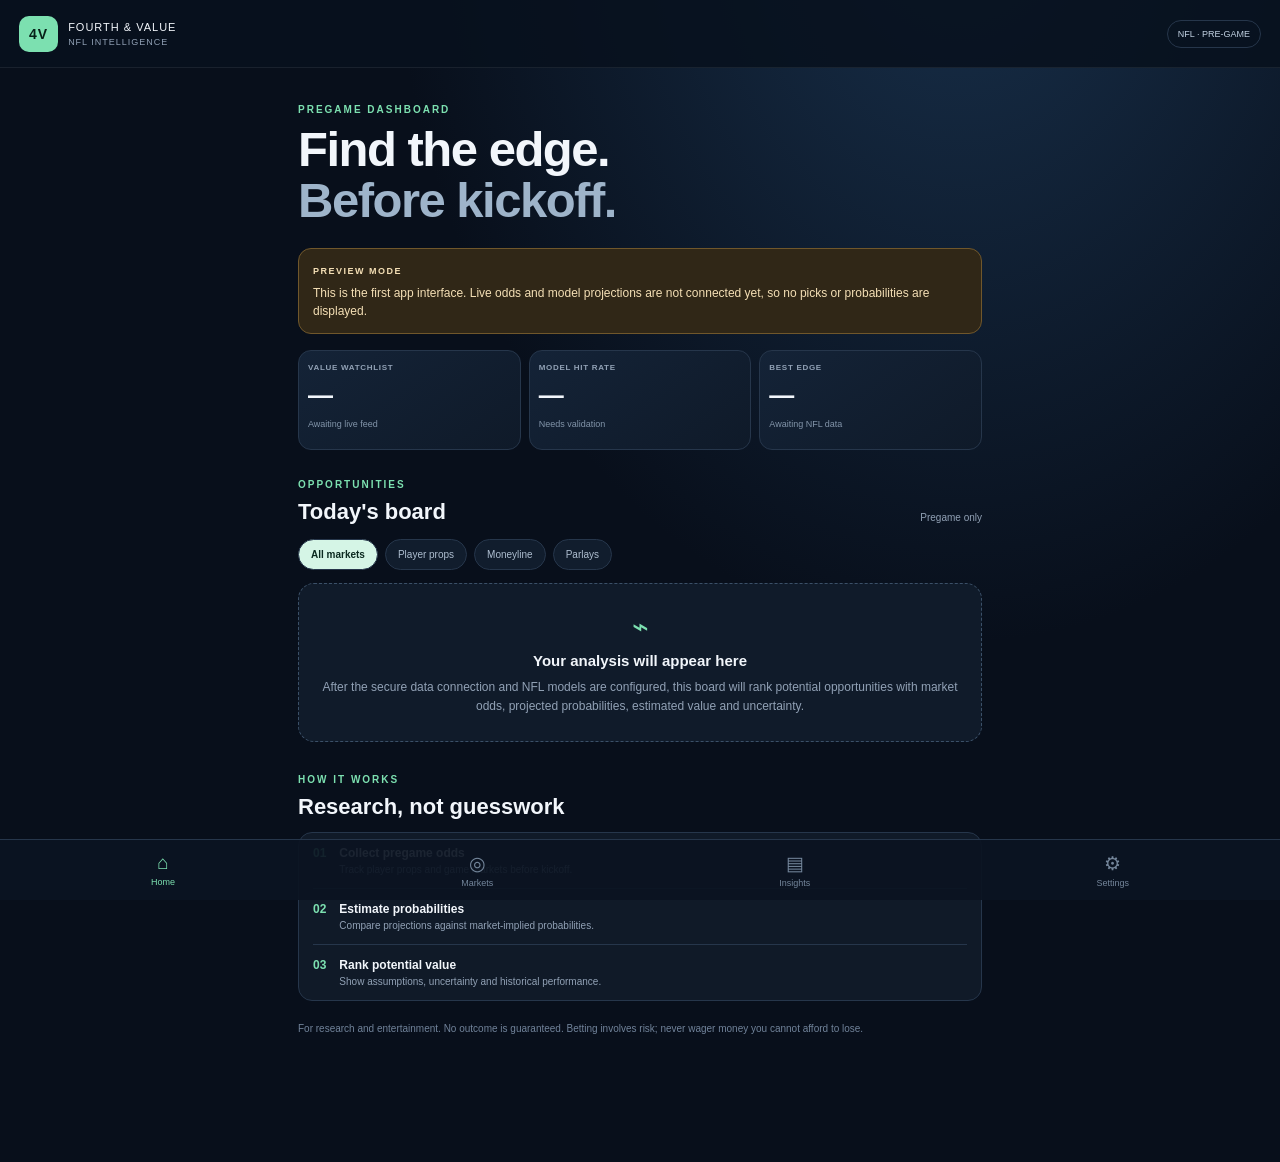
<file: index.html>
<!doctype html><html lang="en"><head><meta charset="utf-8"><meta name="viewport" content="width=device-width,initial-scale=1,viewport-fit=cover"><meta name="theme-color" content="#0b1220"><link rel="manifest" href="manifest.webmanifest"><link rel="apple-touch-icon" href="icons/icon-192.png"><link rel="stylesheet" href="styles.css"><title>Fourth & Value</title></head><body><header><div class="brand"><b>4V</b><span>FOURTH & VALUE<small>NFL INTELLIGENCE</small></span></div><span class="pill">NFL · PRE-GAME</span></header><main><p class="eyebrow">PREGAME DASHBOARD</p><h1>Find the edge.<br><em>Before kickoff.</em></h1><div class="notice"><b>PREVIEW MODE</b><p>This is the first app interface. Live odds and model projections are not connected yet, so no picks or probabilities are displayed.</p></div><div class="stats"><article><small>VALUE WATCHLIST</small><strong>—</strong><span>Awaiting live feed</span></article><article><small>MODEL HIT RATE</small><strong>—</strong><span>Needs validation</span></article><article><small>BEST EDGE</small><strong>—</strong><span>Awaiting NFL data</span></article></div><div class="heading"><div><p class="eyebrow">OPPORTUNITIES</p><h2>Today's board</h2></div><small>Pregame only</small></div><div class="filters"><button class="active">All markets</button><button>Player props</button><button>Moneyline</button><button>Parlays</button></div><section class="empty"><div>⌁</div><h3>Your analysis will appear here</h3><p>After the secure data connection and NFL models are configured, this board will rank potential opportunities with market odds, projected probabilities, estimated value and uncertainty.</p></section><p class="eyebrow lower">HOW IT WORKS</p><h2>Research, not guesswork</h2><section class="steps"><p><b>01</b><span><strong>Collect pregame odds</strong><small>Track player props and game markets before kickoff.</small></span></p><p><b>02</b><span><strong>Estimate probabilities</strong><small>Compare projections against market-implied probabilities.</small></span></p><p><b>03</b><span><strong>Rank potential value</strong><small>Show assumptions, uncertainty and historical performance.</small></span></p></section><p class="disclaimer">For research and entertainment. No outcome is guaranteed. Betting involves risk; never wager money you cannot afford to lose.</p></main><nav><a class="selected">⌂<small>Home</small></a><a>◎<small>Markets</small></a><a>▤<small>Insights</small></a><a href="settings.html">⚙<small>Settings</small></a></nav><script src="app.js"></script></body></html>
</file>
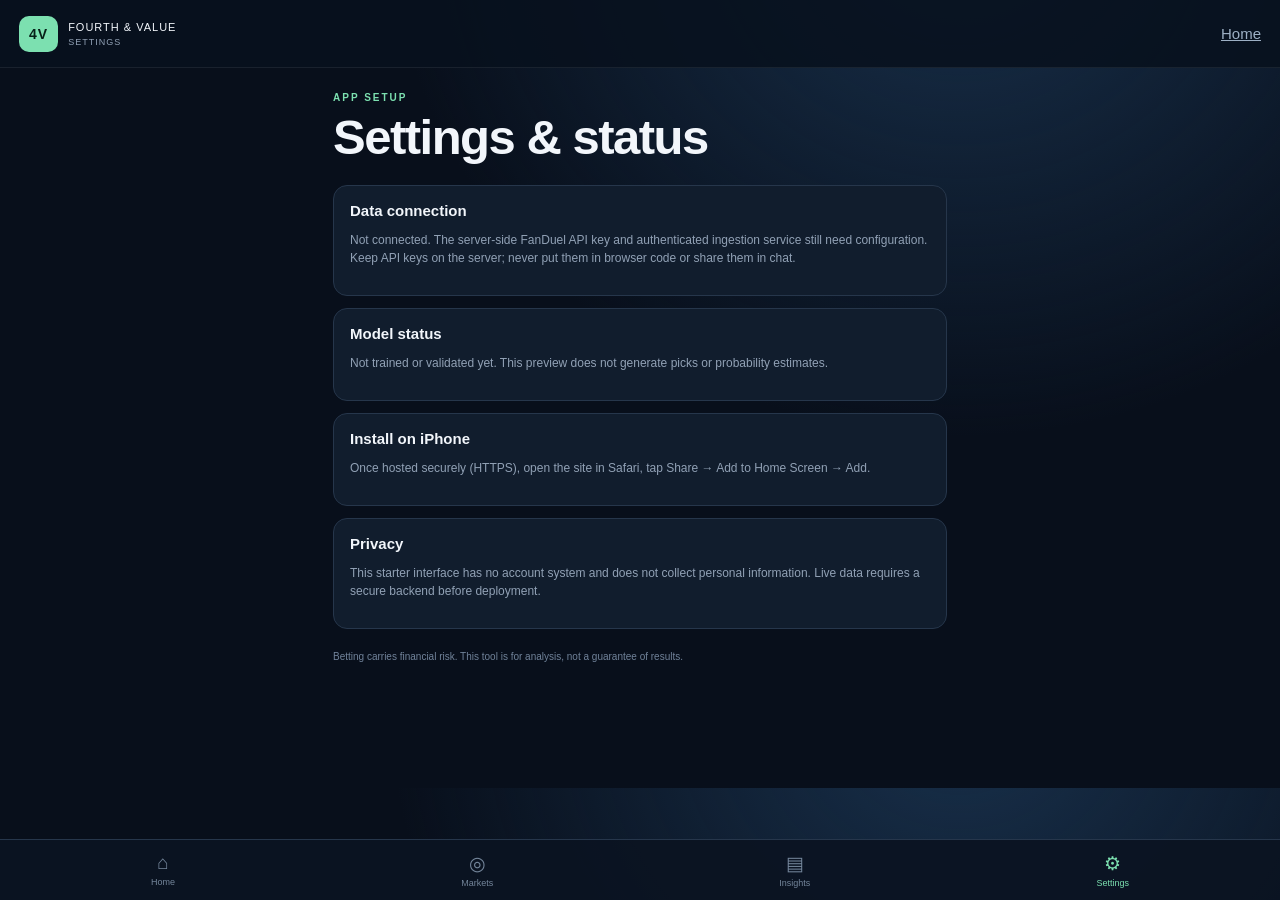
<file: settings.html>
<!doctype html><html lang="en"><head><meta charset="utf-8"><meta name="viewport" content="width=device-width,initial-scale=1"><meta name="theme-color" content="#0b1220"><link rel="manifest" href="manifest.webmanifest"><link rel="stylesheet" href="styles.css"><title>Settings · Fourth & Value</title></head><body><header><div class="brand"><b>4V</b><span>FOURTH & VALUE<small>SETTINGS</small></span></div><a href="index.html" style="color:#9db0c5">Home</a></header><main class="settings"><p class="eyebrow">APP SETUP</p><h1>Settings & status</h1><div class="card"><b>Data connection</b><p>Not connected. The server-side FanDuel API key and authenticated ingestion service still need configuration. Keep API keys on the server; never put them in browser code or share them in chat.</p></div><div class="card"><b>Model status</b><p>Not trained or validated yet. This preview does not generate picks or probability estimates.</p></div><div class="card"><b>Install on iPhone</b><p>Once hosted securely (HTTPS), open the site in Safari, tap Share → Add to Home Screen → Add.</p></div><div class="card"><b>Privacy</b><p>This starter interface has no account system and does not collect personal information. Live data requires a secure backend before deployment.</p></div><p class="disclaimer">Betting carries financial risk. This tool is for analysis, not a guarantee of results.</p></main><nav><a href="index.html">⌂<small>Home</small></a><a>◎<small>Markets</small></a><a>▤<small>Insights</small></a><a class="selected" href="settings.html">⚙<small>Settings</small></a></nav></body></html>
</file>
<file: styles.css>
:root{color-scheme:dark;--bg:#080f1b;--panel:#111d2d;--line:#26364b;--text:#f2f6fb;--muted:#91a1b5;--green:#7ce0b0}*{box-sizing:border-box}body{margin:0;background:radial-gradient(ellipse at 75% -10%,#18304b 0,transparent 42%),var(--bg);color:var(--text);font:15px -apple-system,BlinkMacSystemFont,"Segoe UI",sans-serif;padding-bottom:90px}header{height:68px;display:flex;align-items:center;justify-content:space-between;padding:0 19px;border-bottom:1px solid #ffffff12;background:#08111ddd}.brand{display:flex;align-items:center;gap:10px;font-size:11px;letter-spacing:1px}.brand b{background:var(--green);color:#082018;padding:10px;border-radius:10px;font-size:14px}.brand small{display:block;color:var(--muted);font-size:9px;margin-top:4px}.pill{border:1px solid var(--line);border-radius:30px;padding:8px 10px;font-size:9px;color:#c1d1e2}main{max-width:720px;margin:auto;padding:26px 18px}.eyebrow{font-size:10px;letter-spacing:2px;color:var(--green);font-weight:800;margin:0 0 9px}h1{font-size:39px;line-height:1.04;letter-spacing:-1.5px;margin:0 0 22px}h1 em{font-style:normal;color:#9eb4ca}.notice{background:#302717;border:1px solid #70572b;border-radius:13px;padding:13px 14px;color:#f4dfb5;font-size:12px;line-height:1.45}.notice b{font-size:9px;letter-spacing:1.5px}.notice p{margin:6px 0 0}.stats{display:grid;grid-template-columns:repeat(3,1fr);gap:8px;margin:16px 0 29px}.stats article{background:linear-gradient(145deg,#142337,#0f1a29);border:1px solid var(--line);border-radius:13px;padding:12px 9px;min-height:100px}.stats small{display:block;color:var(--muted);font-size:8px;letter-spacing:.7px;font-weight:800}.stats strong{display:block;font-size:25px;margin:9px 0 3px}.stats span{font-size:9px;color:#8294a9}.heading{display:flex;align-items:end;justify-content:space-between}.heading h2,h2{font-size:22px;margin:0 0 12px}.heading>small{color:var(--muted);font-size:10px;margin-bottom:14px}.filters{display:flex;gap:7px;overflow:auto;padding:2px 0 13px}.filters button{white-space:nowrap;border:1px solid var(--line);background:var(--panel);color:#aebed0;padding:9px 12px;border-radius:30px;font-size:10px}.filters button.active{background:#d5f5e6;color:#0b2a20;font-weight:800}.empty{border:1px dashed #3b5068;background:#101b2a;border-radius:16px;text-align:center;padding:26px 20px}.empty div{font-size:28px;color:var(--green)}.empty h3{font-size:15px;margin:9px 0}.empty p{font-size:12px;color:var(--muted);line-height:1.55;margin:0}.lower{margin-top:32px}.steps{border:1px solid var(--line);border-radius:14px;background:#101a28;padding:0 14px}.steps p{display:flex;gap:13px;border-bottom:1px solid var(--line);padding:13px 0;margin:0}.steps p:last-child{border:0}.steps b{color:var(--green);font-size:12px}.steps strong,.steps small{display:block}.steps strong{font-size:12px}.steps small{font-size:10px;color:var(--muted);margin-top:4px}.disclaimer{font-size:10px;line-height:1.5;color:#71839a;margin-top:20px}nav{position:fixed;bottom:0;left:0;right:0;display:flex;justify-content:space-around;padding:12px 8px calc(12px + env(safe-area-inset-bottom));background:#0b1422ed;border-top:1px solid var(--line)}nav a{display:flex;flex-direction:column;align-items:center;gap:3px;text-decoration:none;color:#74869b;font-size:19px}nav small{font-size:9px}nav .selected{color:var(--green)}.settings{padding:24px 18px;max-width:650px;margin:auto}.card{background:var(--panel);border:1px solid var(--line);border-radius:14px;padding:16px;margin:12px 0}.card p{font-size:12px;line-height:1.5;color:var(--muted)}@media(min-width:600px){main{padding-top:36px}h1{font-size:49px}}
</file>
